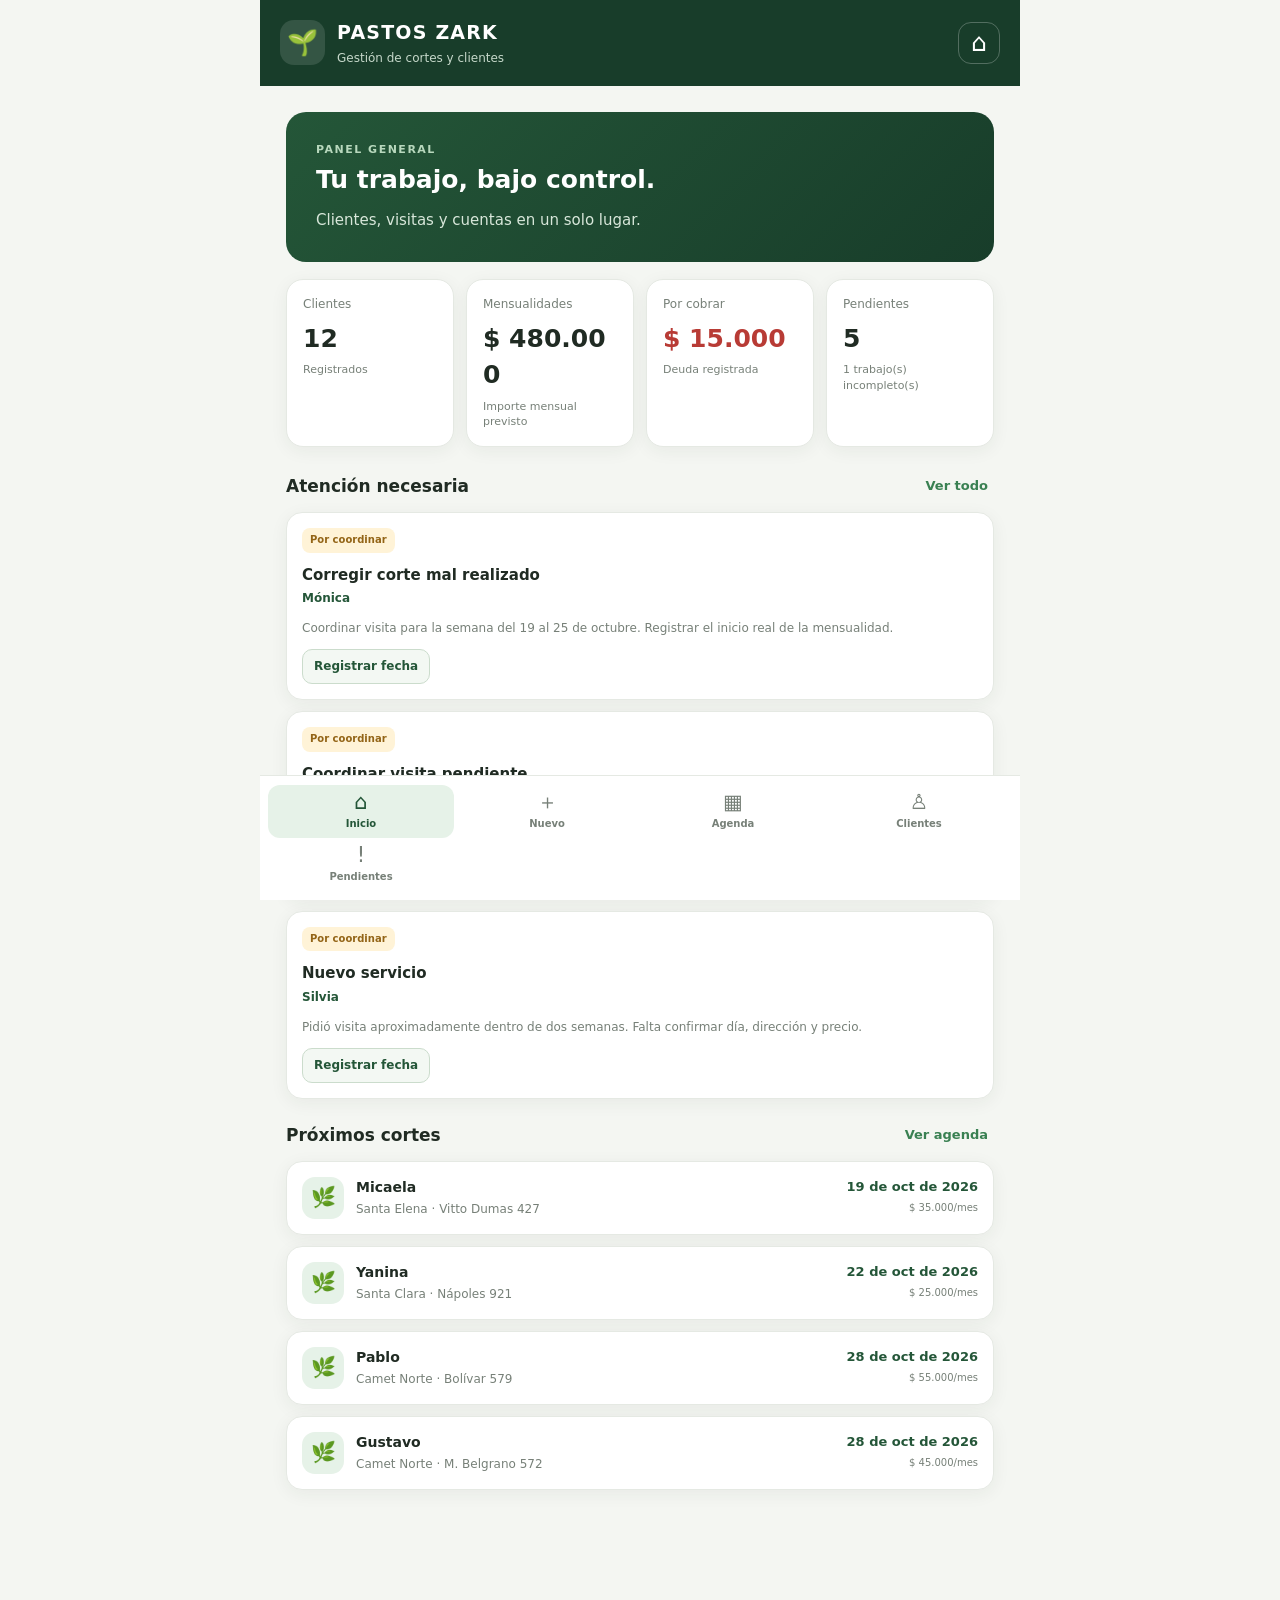
<file: index.html>
<!DOCTYPE html>
<html lang="es">
<head>
  <meta charset="UTF-8">
  <meta name="viewport" content="width=device-width, initial-scale=1">
  <title>Pastos Zark</title>
  <meta http-equiv="refresh" content="0; url=./www/">
</head>
<body>
  <p>Abriendo Pastos Zark...</p>
  <a href="./www/">Entrar a la aplicación</a>
</body>
</html>
</file>
<file: www/css/style.css>
:root {
  --green-950: #183d2a;
  --green-800: #245638;
  --green-600: #398052;
  --green-100: #e6f2e8;
  --green-50: #f3f8f3;
  --bg: #f4f6f2;
  --surface: #ffffff;
  --text: #202b23;
  --muted: #778078;
  --border: #e5e9e3;
  --red: #b83b35;
  --red-bg: #fbeae8;
  --amber: #936416;
  --amber-bg: #fff3d7;
  --shadow: 0 4px 18px rgba(27, 55, 35, 0.06);
}

* {
  box-sizing: border-box;
}

body {
  margin: 0;
  background: var(--bg);
  color: var(--text);
  font-family: system-ui, -apple-system, BlinkMacSystemFont, "Segoe UI", sans-serif;
  font-size: 15px;
  line-height: 1.45;
}

button,
input {
  font: inherit;
}

button {
  cursor: pointer;
  -webkit-tap-highlight-color: transparent;
}

.app {
  width: 100%;
  max-width: 760px;
  min-height: 100vh;
  margin: 0 auto;
  padding-bottom: 92px;
}

.topbar {
  display: flex;
  align-items: center;
  justify-content: space-between;
  padding: 19px 20px;
  background: var(--green-950);
  color: white;
}

.brand {
  display: flex;
  align-items: center;
  gap: 12px;
}

.brand-icon {
  display: grid;
  place-items: center;
  width: 45px;
  height: 45px;
  border-radius: 14px;
  background: rgba(255, 255, 255, 0.12);
  font-size: 25px;
}

.brand h1 {
  margin: 0;
  font-size: 19px;
  letter-spacing: 1.2px;
}

.brand p {
  margin: 3px 0 0;
  color: #c6d8ca;
  font-size: 12px;
}

.icon-button {
  width: 42px;
  height: 42px;
  border: 1px solid #ffffff40;
  border-radius: 13px;
  background: transparent;
  color: white;
  font-size: 25px;
}

#appContent {
  padding: 20px 16px 28px;
}

.welcome {
  padding: 24px 21px;
  margin-bottom: 17px;
  border-radius: 20px;
  background: linear-gradient(135deg, var(--green-800), var(--green-950));
  color: white;
}

.eyebrow {
  margin: 0 0 7px;
  color: var(--green-600);
  font-size: 11px;
  font-weight: 800;
  letter-spacing: 1.5px;
}

.welcome .eyebrow {
  color: #b8d8bd;
}

.welcome h2,
.page-heading h2 {
  margin: 0;
  font-size: 25px;
  line-height: 1.2;
}

.welcome > p:last-child,
.page-heading > p:last-child {
  margin-bottom: 0;
  color: var(--muted);
}

.welcome > p:last-child {
  color: #d8e7da;
}

.stats-grid {
  display: grid;
  grid-template-columns: repeat(2, minmax(0, 1fr));
  gap: 12px;
  margin-bottom: 27px;
}

.stat-card {
  min-width: 0;
  padding: 16px;
  border: 1px solid var(--border);
  border-radius: 17px;
  background: var(--surface);
  box-shadow: var(--shadow);
}

.stat-card span,
.stat-card small {
  display: block;
  color: var(--muted);
}

.stat-card span {
  font-size: 12px;
}

.stat-card strong {
  display: block;
  margin: 8px 0 5px;
  font-size: clamp(19px, 4.5vw, 25px);
  overflow-wrap: anywhere;
}

.stat-card small {
  font-size: 11px;
}

.stat-card.warning strong {
  color: var(--red);
}

.section {
  margin-top: 24px;
}

.section-heading {
  display: flex;
  align-items: center;
  justify-content: space-between;
  gap: 10px;
  margin-bottom: 13px;
}

.section-heading h3,
.helper-card h3 {
  margin: 0;
  font-size: 17px;
}

.text-button {
  border: 0;
  background: transparent;
  color: var(--green-600);
  font-weight: 750;
  font-size: 13px;
}

.page-heading {
  margin: 5px 0 23px;
}

.page-heading h2 {
  margin-bottom: 8px;
}

.page-heading > p:last-child {
  font-size: 13px;
}

.list-card,
.client-card,
.task-card,
.notice,
.helper-card {
  margin-bottom: 11px;
  padding: 15px;
  border: 1px solid var(--border);
  border-radius: 16px;
  background: var(--surface);
  box-shadow: var(--shadow);
}

.list-card {
  display: flex;
  align-items: center;
  gap: 12px;
}

.avatar {
  display: grid;
  flex: 0 0 42px;
  place-items: center;
  width: 42px;
  height: 42px;
  border-radius: 13px;
  background: var(--green-100);
  font-size: 20px;
}

.list-main {
  flex: 1;
  min-width: 0;
}

.list-main strong {
  display: block;
  font-size: 14px;
}

.list-main p {
  margin: 4px 0 0;
  color: var(--muted);
  font-size: 12px;
  overflow-wrap: anywhere;
}

.list-side {
  text-align: right;
}

.list-side strong {
  display: block;
  color: var(--green-800);
  font-size: 13px;
}

.list-side small {
  color: var(--muted);
  font-size: 10px;
}

.date-tile {
  display: grid;
  flex: 0 0 51px;
  place-items: center;
  padding: 6px 2px;
  border-radius: 12px;
  background: var(--green-100);
  color: var(--green-950);
}

.date-tile strong {
  font-size: 21px;
}

.date-tile small {
  font-size: 11px;
  text-transform: capitalize;
}

.tag {
  padding: 6px 8px;
  border-radius: 9px;
  background: var(--green-50);
  color: var(--green-800);
  font-size: 11px;
  font-weight: 750;
  white-space: nowrap;
}

.client-card {
  padding: 16px;
}

.client-top {
  display: flex;
  align-items: center;
  gap: 11px;
}

.fee {
  color: var(--green-800);
  font-size: 15px;
  text-align: right;
}

.fee small {
  display: block;
  color: var(--muted);
  font-size: 10px;
  font-weight: 500;
}

.address {
  margin: 15px 0;
  color: var(--muted);
  font-size: 13px;
}

.client-bottom {
  display: flex;
  align-items: center;
  justify-content: space-between;
  flex-wrap: wrap;
  gap: 10px;
  padding-top: 12px;
  border-top: 1px solid var(--border);
  color: var(--muted);
  font-size: 11px;
}

.small-button {
  padding: 8px 11px;
  border: 1px solid #cbdccc;
  border-radius: 10px;
  background: var(--green-50);
  color: var(--green-800);
  font-size: 12px;
  font-weight: 750;
}

.search {
  width: 100%;
  padding: 14px 15px;
  border: 1px solid var(--border);
  border-radius: 13px;
  outline: none;
  background: var(--surface);
  color: var(--text);
}

.search:focus {
  border-color: var(--green-600);
  box-shadow: 0 0 0 3px #39805220;
}

.notice {
  background: #eef4ed;
  border-color: #d9e6d7;
}

.notice strong {
  color: var(--green-800);
}

.notice p {
  margin-bottom: 0;
  color: var(--muted);
  font-size: 12px;
}

.task-card h3 {
  margin: 12px 0 4px;
  font-size: 15px;
}

.task-card > p {
  color: var(--muted);
  font-size: 12px;
}

.task-card .task-client {
  margin: 0;
  color: var(--green-800);
  font-weight: 750;
}

.task-top {
  display: flex;
  align-items: center;
  justify-content: space-between;
  gap: 8px;
}

.status {
  display: inline-block;
  padding: 5px 8px;
  border-radius: 8px;
  font-size: 10px;
  font-weight: 800;
}

.status.red {
  background: var(--red-bg);
  color: var(--red);
}

.status.amber {
  background: var(--amber-bg);
  color: var(--amber);
}

.debt {
  color: var(--red);
  font-size: 14px;
}

.helper-card {
  display: flex;
  align-items: flex-start;
  gap: 14px;
  background: var(--green-50);
}

.helper-icon {
  font-size: 28px;
}

.helper-card p {
  color: var(--muted);
  font-size: 12px;
}

.primary-button {
  padding: 11px 14px;
  border: 0;
  border-radius: 11px;
  background: var(--green-800);
  color: white;
  font-weight: 750;
}

.empty {
  padding: 20px;
  color: var(--muted);
  text-align: center;
}

.bottom-nav {
  position: fixed;
  z-index: 10;
  right: 0;
  bottom: 0;
  left: 0;
  display: grid;
  grid-template-columns: repeat(4, 1fr);
  width: 100%;
  max-width: 760px;
  margin: 0 auto;
  padding: 9px 8px calc(9px + env(safe-area-inset-bottom));
  border-top: 1px solid var(--border);
  background: var(--surface);
}

.nav-button {
  display: flex;
  flex-direction: column;
  align-items: center;
  justify-content: center;
  gap: 4px;
  min-height: 53px;
  border: 0;
  border-radius: 12px;
  background: transparent;
  color: var(--muted);
}

.nav-button span {
  font-size: 21px;
  line-height: 1;
}

.nav-button small {
  font-size: 10px;
  font-weight: 650;
}

.nav-button.active {
  background: var(--green-100);
  color: var(--green-800);
}

@media (min-width: 600px) {
  #appContent {
    padding: 26px;
  }

  .stats-grid {
    grid-template-columns: repeat(4, minmax(0, 1fr));
  }

  .welcome {
    padding: 30px;
  }
}

.client-form {
  display: grid;
  gap: 14px;
  padding: 18px;
  border: 1px solid var(--border, #dce4dc);
  border-radius: 18px;
  background: var(--card, #fff);
  margin-bottom: 24px;
}

.client-form h3 {
  margin: 4px 0;
}

.client-form hr {
  width: 100%;
  border: 0;
  border-top: 1px solid var(--border, #dce4dc);
  margin: 5px 0;
}

.field {
  display: grid;
  gap: 7px;
  font-size: 0.92rem;
  font-weight: 600;
}

.field input,
.field select,
.field textarea {
  box-sizing: border-box;
  width: 100%;
  min-width: 0;
  padding: 12px;
  border: 1px solid var(--border, #cbd5cb);
  border-radius: 10px;
  background: var(--background, #fff);
  color: inherit;
  font: inherit;
}

.field textarea {
  resize: vertical;
}

.field input:disabled {
  opacity: 0.6;
  cursor: not-allowed;
}

.check-field {
  display: flex;
  align-items: flex-start;
  gap: 10px;
  line-height: 1.4;
}

.check-field input {
  margin-top: 4px;
  accent-color: #39734a;
}

.form-help {
  font-size: 0.85rem;
  opacity: 0.75;
  line-height: 1.5;
}

.client-form .primary-button {
  width: 100%;
  padding: 14px;
  border: 0;
  border-radius: 12px;
  cursor: pointer;
}
</file>
